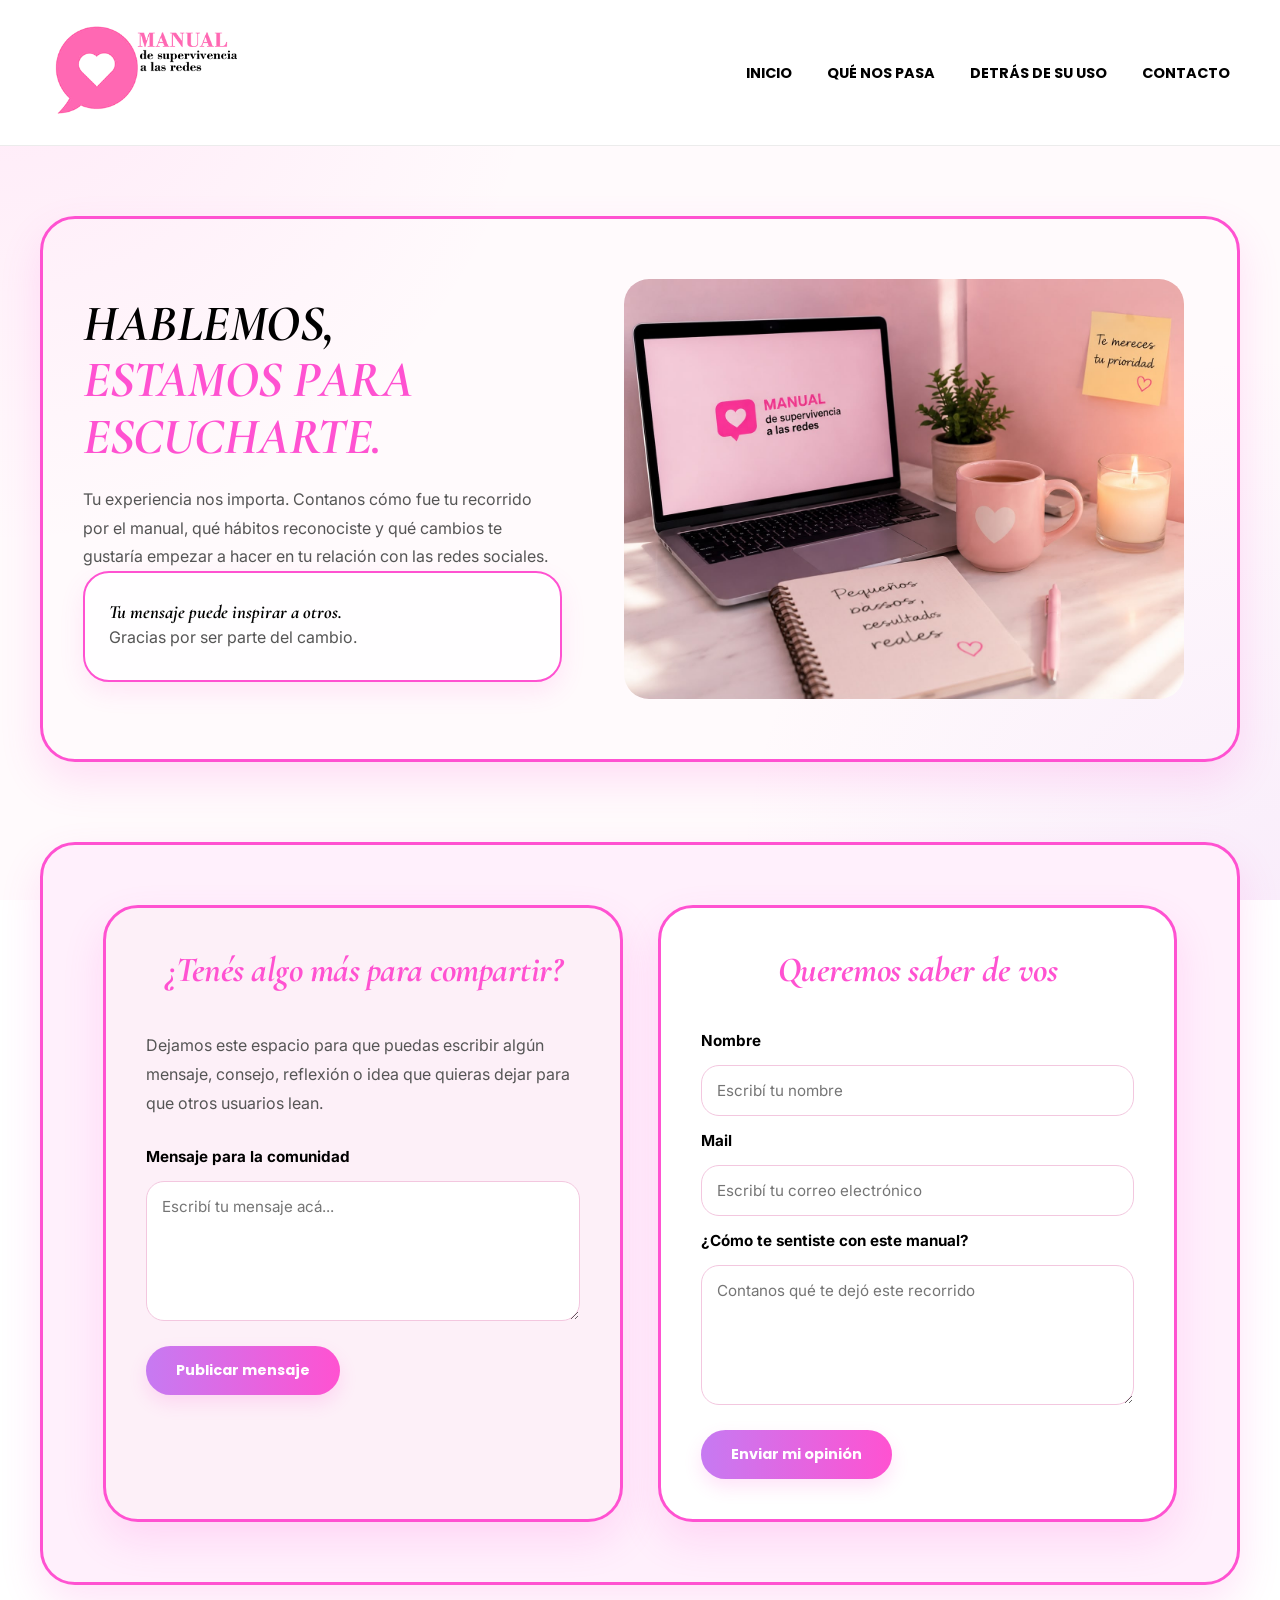
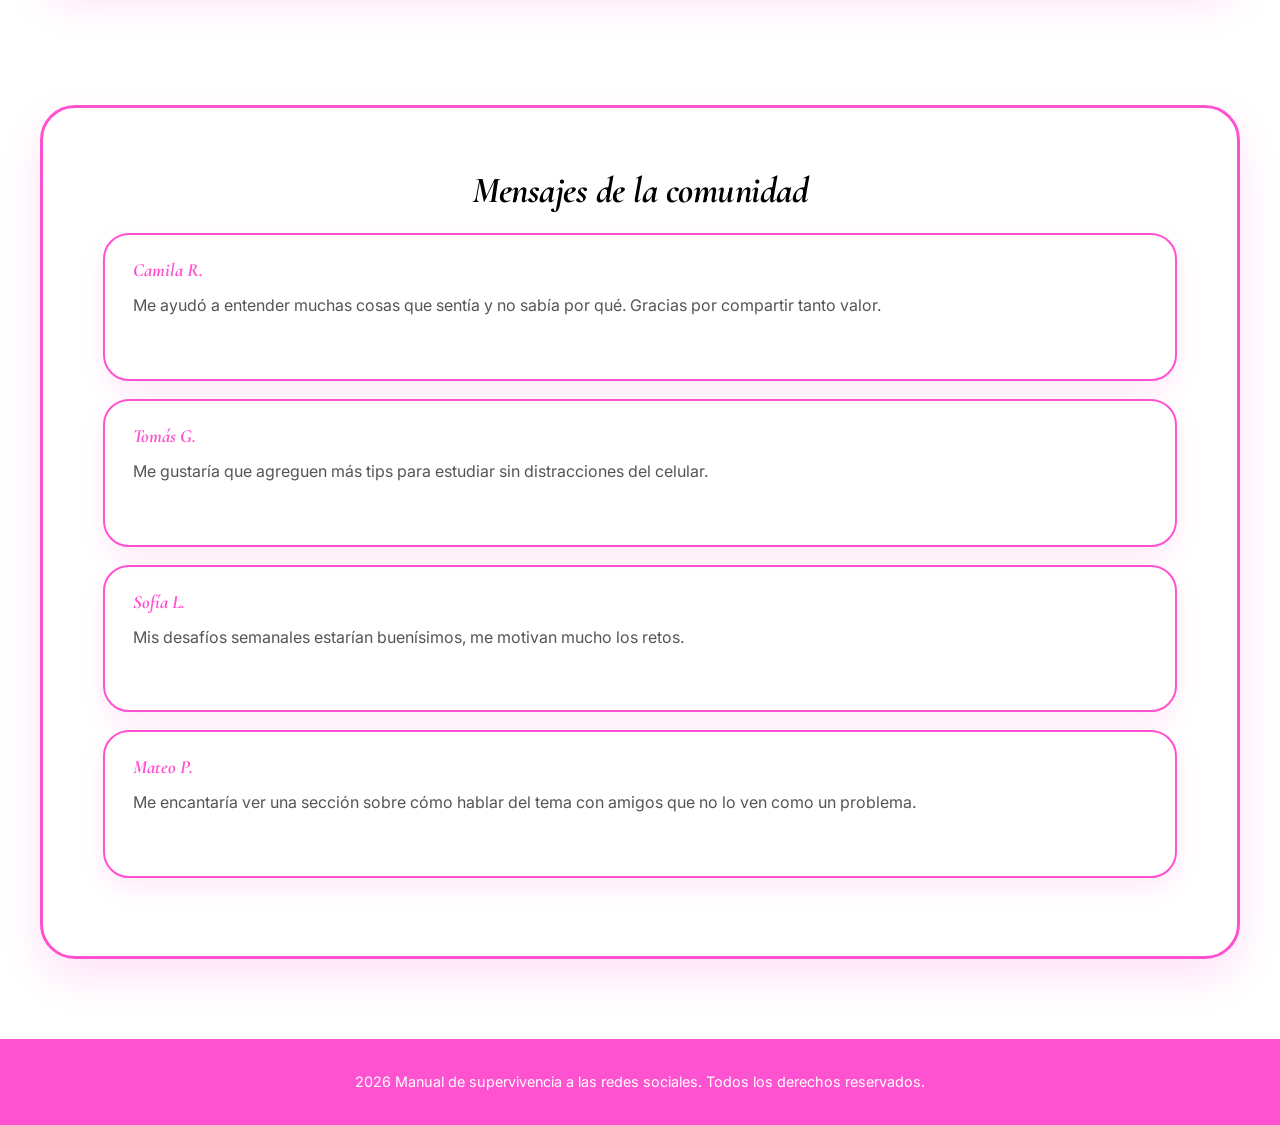
<file: HTML/contacto.html>
<!DOCTYPE html>
<html lang="es">

<head>
    <meta charset="UTF-8">
    <meta name="viewport" content="width=device-width, initial-scale=1.0">
    <title>Contacto | Manual de supervivencia a las redes sociales</title>

<link rel="stylesheet" href="../css/general.css">
    <link rel="stylesheet" href="../css/contacto.css">

<link rel="preconnect" href="https://fonts.googleapis.com">
<link rel="preconnect" href="https://fonts.gstatic.com" crossorigin>

<link href="https://fonts.googleapis.com/css2?family=Cormorant+Garamond:ital,wght@0,600;0,700;1,600;1,700&family=Inter:wght@300;400;500;600&family=Poppins:wght@500;600;700&display=swap" rel="stylesheet">




    
</head>

<body>

    <header>
        <img src="../img/logo.png" alt="Logo del manual de supervivencia a las redes sociales">

        <nav>
            <ul>
                <li><a href="../index.html">INICIO</a></li>
                <li><a href="que_nos_pasa.html">QUÉ NOS PASA</a></li>
                <li><a href="detras_de_su_uso.html">DETRÁS DE SU USO</a></li>
                <li><a href="contacto.html">CONTACTO</a></li>
            </ul>
        </nav>
    </header>

<main class="pagina-centrada">

    <section class="contacto-presentacion">

        <div class="contacto-texto">
            <h1>
                HABLEMOS, <br>
                <strong>ESTAMOS PARA ESCUCHARTE.</strong>
            </h1>

            <p>
                Tu experiencia nos importa. Contanos cómo fue tu recorrido por el manual,
                qué hábitos reconociste y qué cambios te gustaría empezar a hacer en tu
                relación con las redes sociales.
            </p>

            <article class="mensaje-destacado">
                <h3>Tu mensaje puede inspirar a otros.</h3>
                <p>
                    Gracias por ser parte del cambio.
                </p>
            </article>
        </div>
<div class="contacto-imagen">
    <img src="../img/contacto-principal.png" alt="Espacio de reflexión sobre bienestar digital">
</div>


    </section>


  <section class="contacto-bloques">

    <section class="mensaje-comunidad">

        <div class="mensaje-texto">
            <h2>¿Tenés algo más para compartir?</h2>

            <p>
                Dejamos este espacio para que puedas escribir algún mensaje, consejo,
                reflexión o idea que quieras dejar para que otros usuarios lean.
            </p>
        </div>

        <form>
            <label for="mensaje">Mensaje para la comunidad</label>

            <textarea id="mensaje" name="mensaje" placeholder="Escribí tu mensaje acá..."></textarea>

            <button type="submit">Publicar mensaje</button>
        </form>

    </section>


    <section class="formulario-contacto">

        <h2>Queremos saber de vos</h2>

        <form>
            <label for="nombre">Nombre</label>
            <input type="text" id="nombre" name="nombre" placeholder="Escribí tu nombre">

            <label for="mail">Mail</label>
            <input type="email" id="mail" name="mail" placeholder="Escribí tu correo electrónico">

            <label for="sensacion">¿Cómo te sentiste con este manual?</label>
            <textarea id="sensacion" name="sensacion" placeholder="Contanos qué te dejó este recorrido"></textarea>

            <button type="submit">Enviar mi opinión</button>
        </form>

    </section>

</section>


    <section class="mensajes-usuarios">

        <h2>Mensajes de la comunidad</h2>

        <article>
            <h3>Camila R.</h3>

            <p>
                Me ayudó a entender muchas cosas que sentía y no sabía por qué.
                Gracias por compartir tanto valor.
            </p>
        </article>

        <article>
            <h3>Tomás G.</h3>

            <p>
                Me gustaría que agreguen más tips para estudiar sin distracciones
                del celular.
            </p>
        </article>

        <article>
            <h3>Sofía L.</h3>

            <p>
                Mis desafíos semanales estarían buenísimos, me motivan mucho los retos.
            </p>
        </article>

        <article>
            <h3>Mateo P.</h3>

            <p>
                Me encantaría ver una sección sobre cómo hablar del tema con amigos
                que no lo ven como un problema.
            </p>
        </article>

    </section>

</main>


    <footer>
        <p>2026 Manual de supervivencia a las redes sociales. Todos los derechos reservados.</p>
    </footer>

</body>

</html>
</file>
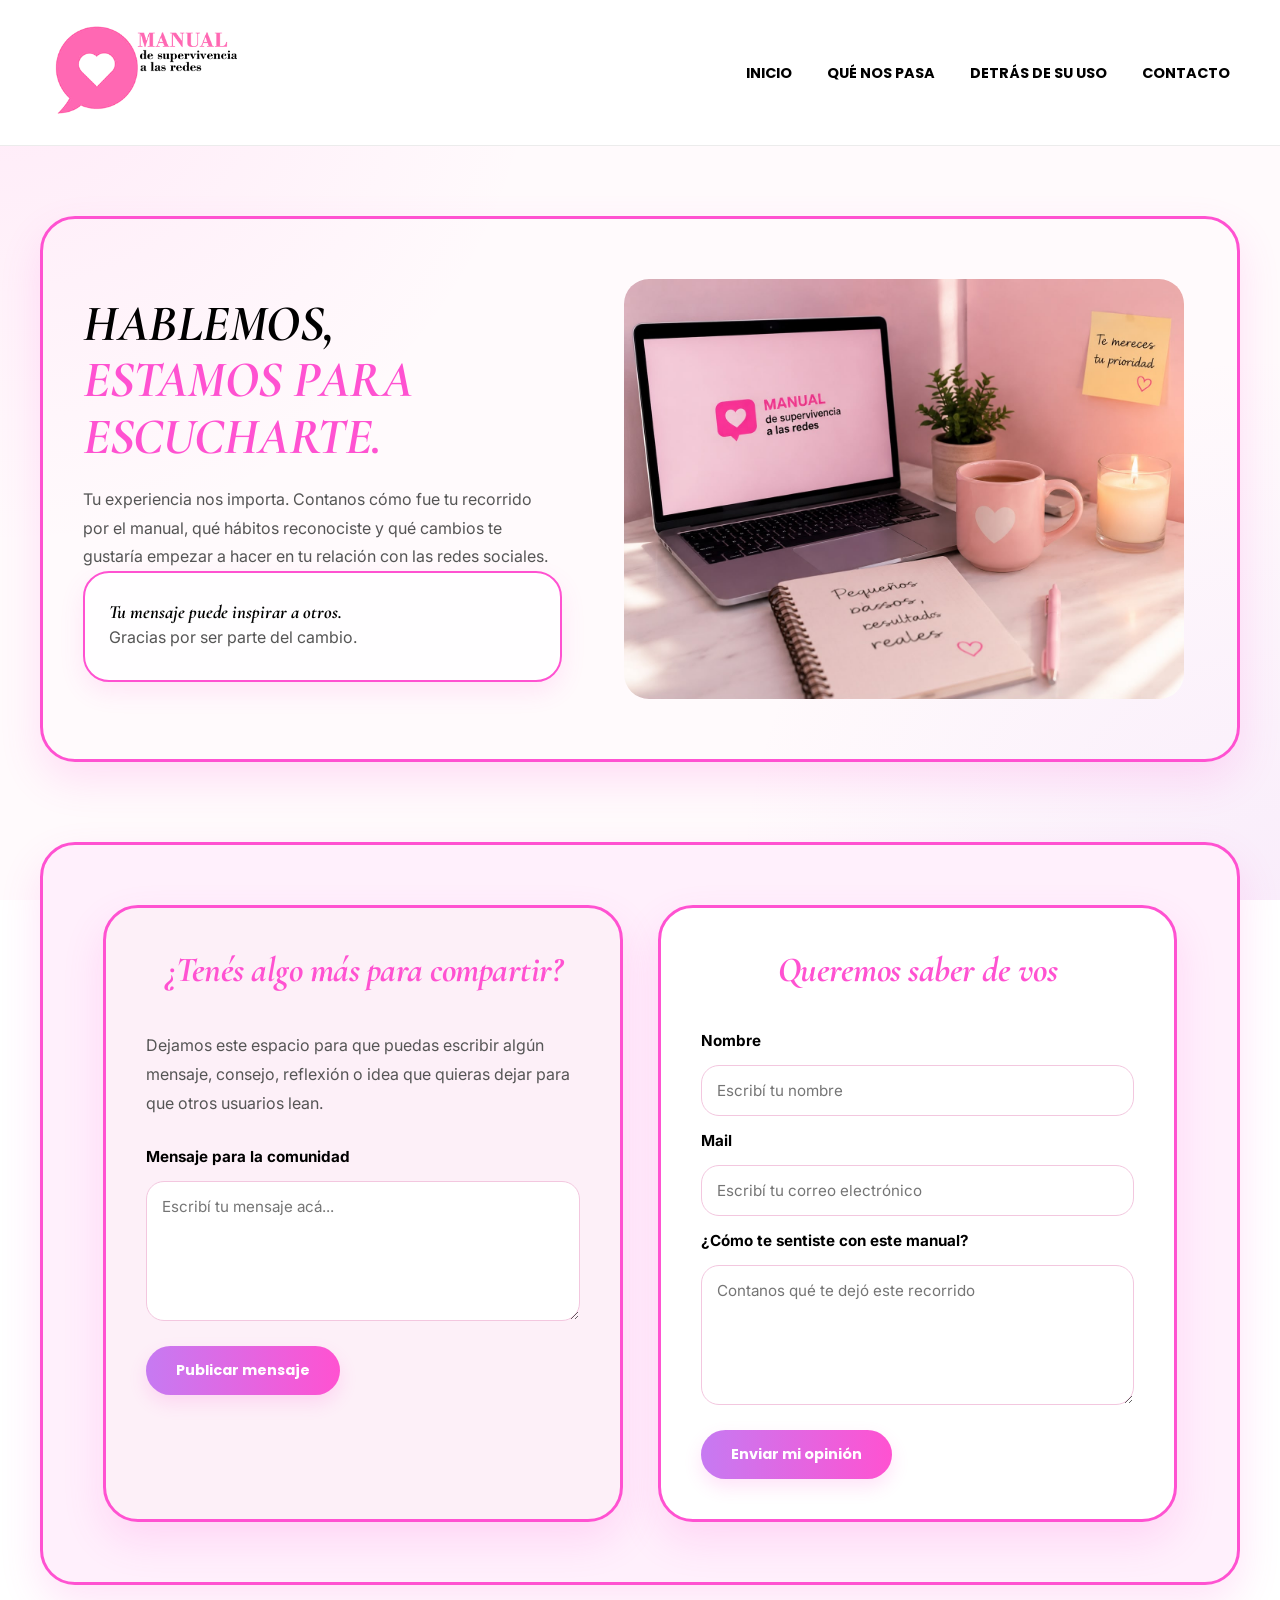
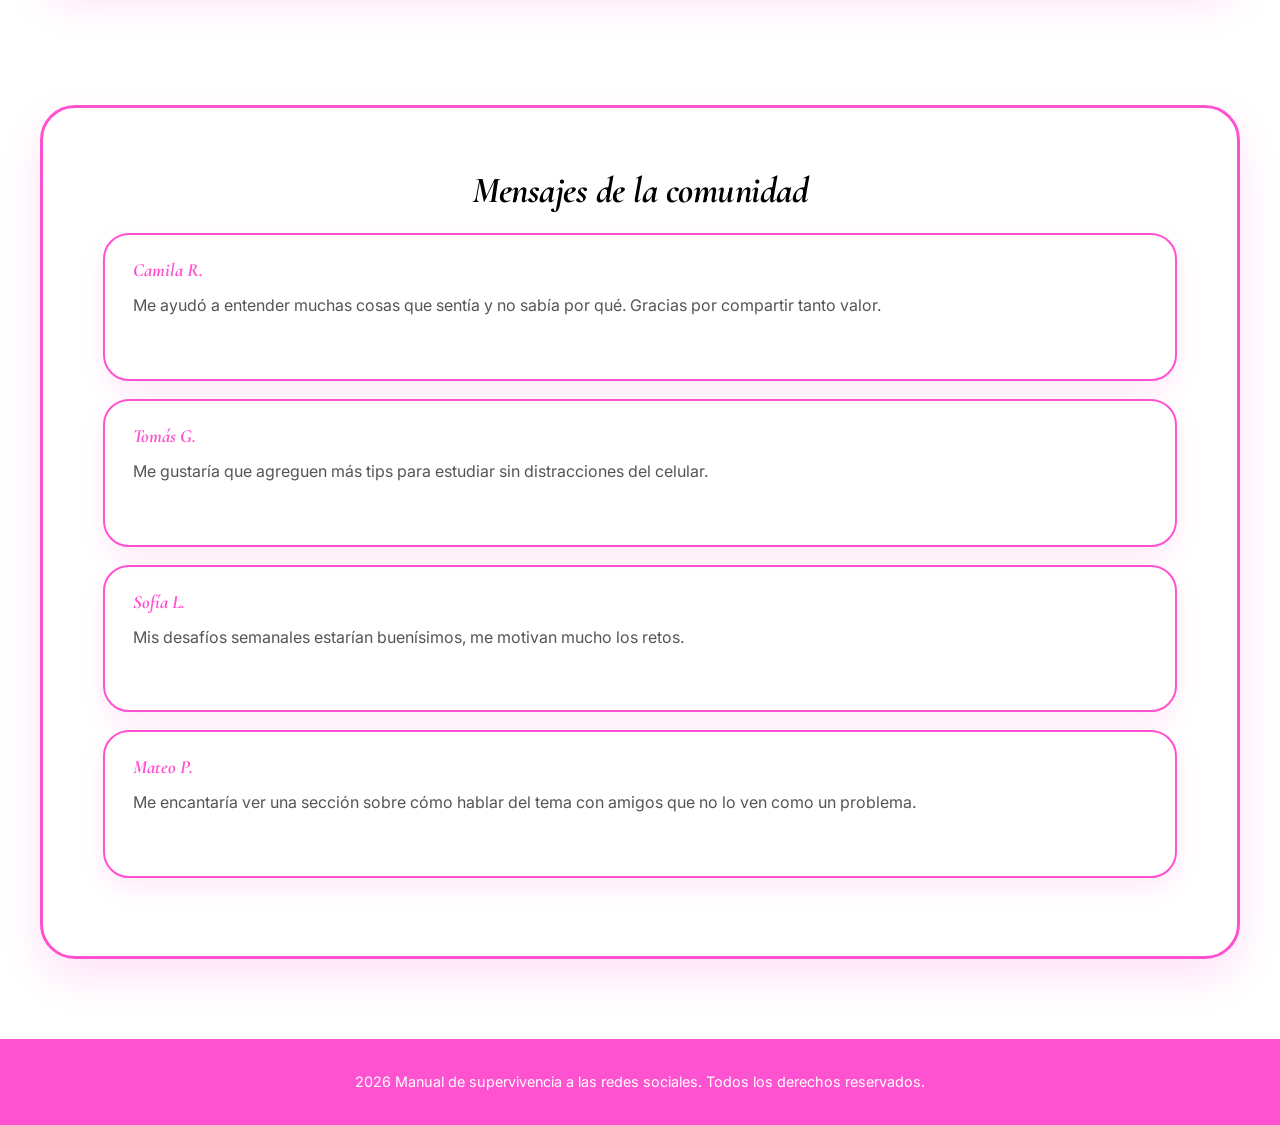
<file: html/contacto.html>
<!DOCTYPE html>
<html lang="es">

<head>
    <meta charset="UTF-8">
    <meta name="viewport" content="width=device-width, initial-scale=1.0">
    <title>Contacto | Manual de supervivencia a las redes sociales</title>

<link rel="stylesheet" href="../css/general.css">
    <link rel="stylesheet" href="../css/contacto.css">

<link rel="preconnect" href="https://fonts.googleapis.com">
<link rel="preconnect" href="https://fonts.gstatic.com" crossorigin>

<link href="https://fonts.googleapis.com/css2?family=Cormorant+Garamond:ital,wght@0,600;0,700;1,600;1,700&family=Inter:wght@300;400;500;600&family=Poppins:wght@500;600;700&display=swap" rel="stylesheet">




    
</head>

<body>

    <header>
        <img src="../img/logo.png" alt="Logo del manual de supervivencia a las redes sociales">

        <nav>
            <ul>
                <li><a href="../index.html">INICIO</a></li>
                <li><a href="que_nos_pasa.html">QUÉ NOS PASA</a></li>
                <li><a href="detras_de_su_uso.html">DETRÁS DE SU USO</a></li>
                <li><a href="contacto.html">CONTACTO</a></li>
            </ul>
        </nav>
    </header>

<main class="pagina-centrada">

    <section class="contacto-presentacion">

        <div class="contacto-texto">
            <h1>
                HABLEMOS, <br>
                <strong>ESTAMOS PARA ESCUCHARTE.</strong>
            </h1>

            <p>
                Tu experiencia nos importa. Contanos cómo fue tu recorrido por el manual,
                qué hábitos reconociste y qué cambios te gustaría empezar a hacer en tu
                relación con las redes sociales.
            </p>

            <article class="mensaje-destacado">
                <h3>Tu mensaje puede inspirar a otros.</h3>
                <p>
                    Gracias por ser parte del cambio.
                </p>
            </article>
        </div>
<div class="contacto-imagen">
    <img src="../img/contacto-principal.png" alt="Espacio de reflexión sobre bienestar digital">
</div>


    </section>


  <section class="contacto-bloques">

    <section class="mensaje-comunidad">

        <div class="mensaje-texto">
            <h2>¿Tenés algo más para compartir?</h2>

            <p>
                Dejamos este espacio para que puedas escribir algún mensaje, consejo,
                reflexión o idea que quieras dejar para que otros usuarios lean.
            </p>
        </div>

        <form>
            <label for="mensaje">Mensaje para la comunidad</label>

            <textarea id="mensaje" name="mensaje" placeholder="Escribí tu mensaje acá..."></textarea>

            <button type="submit">Publicar mensaje</button>
        </form>

    </section>


    <section class="formulario-contacto">

        <h2>Queremos saber de vos</h2>

        <form>
            <label for="nombre">Nombre</label>
            <input type="text" id="nombre" name="nombre" placeholder="Escribí tu nombre">

            <label for="mail">Mail</label>
            <input type="email" id="mail" name="mail" placeholder="Escribí tu correo electrónico">

            <label for="sensacion">¿Cómo te sentiste con este manual?</label>
            <textarea id="sensacion" name="sensacion" placeholder="Contanos qué te dejó este recorrido"></textarea>

            <button type="submit">Enviar mi opinión</button>
        </form>

    </section>

</section>


    <section class="mensajes-usuarios">

        <h2>Mensajes de la comunidad</h2>

        <article>
            <h3>Camila R.</h3>

            <p>
                Me ayudó a entender muchas cosas que sentía y no sabía por qué.
                Gracias por compartir tanto valor.
            </p>
        </article>

        <article>
            <h3>Tomás G.</h3>

            <p>
                Me gustaría que agreguen más tips para estudiar sin distracciones
                del celular.
            </p>
        </article>

        <article>
            <h3>Sofía L.</h3>

            <p>
                Mis desafíos semanales estarían buenísimos, me motivan mucho los retos.
            </p>
        </article>

        <article>
            <h3>Mateo P.</h3>

            <p>
                Me encantaría ver una sección sobre cómo hablar del tema con amigos
                que no lo ven como un problema.
            </p>
        </article>

    </section>

</main>


    <footer>
        <p>2026 Manual de supervivencia a las redes sociales. Todos los derechos reservados.</p>
    </footer>

</body>

</html>
</file>
<file: css/general.css>
/* ============================= */
/* RESET */
/* ============================= */

*{
    margin: 0;
    padding: 0;
    box-sizing: border-box;
}


/* ============================= */
/* VARIABLES GENERALES */
/* ============================= */

:root{
    --rosa-principal: #ff52d1;
    --rosa-suave: #da6eb0;
    --rosa-medio: #ebb7d1;
    --rosa-fondo:#df2284ea;
    --rosa-borde: #f3c7df;

    --violeta-boton: #c67af2;
    --violeta-hover: #b33fa0;

    --blanco: #ffffff;

    --texto-principal: #1f1f1f;
    --texto-secundario: #555555;

    --sombra-suave: 0 10px 30px rgba(0, 0, 0, 0.05);
    --sombra-rosa: 0 12px 30px rgba(209, 4, 154, 0.418);
}


/* ============================= */
/* BODY */
/* ============================= */

body{
    background-color: (--rosa-fondo);

    font-family: 'Inter', Arial, Helvetica, sans-serif;

    color: (--texto-principal);

    overflow-x: hidden;
}


/* FONDO GENERAL SUAVE */

body::before{
    content: "";

    position: fixed;

    inset: 0;

    z-index: -1;

    background:
        radial-gradient(circle at top left, rgba(255, 82, 209, 0.10), transparent 35%),
        radial-gradient(circle at bottom right, rgba(198, 122, 242, 0.10), transparent 35%),
        #fffafc;
}


/* ============================= */
/* CONTENEDOR GENERAL */
/* ============================= */

main{
    max-width: 1600px;

    margin: auto;
}


/* ============================= */
/* TIPOGRAFIAS */
/* ============================= */

h1,
h2{
    font-family: 'Cormorant Garamond', serif;

    font-weight: 700;

    font-style: italic;

    letter-spacing: -0.5px;

    color: (--texto-principal);
}


h3,
h4{
    font-family: 'Cormorant Garamond', serif;

    font-weight: 700;

    font-style: italic;

    color:(--texto-principal);
}


p,
li,
label,
input,
textarea{
    font-family: 'Inter', Arial, Helvetica, sans-serif;

    color: var(--texto-secundario);
}


p{
    font-size: 1rem;

    line-height: 1.8;
}


strong{
    color: var(--rosa-principal);
}


/* ============================= */
/* HEADER */
/* ============================= */

header{
    display: flex;

    justify-content: space-between;

    align-items: center;

    padding: 24px 50px;

    background-color: rgba(255, 255, 255, 0.94);

    border-bottom: 1px solid #f0e3ea;
}


/* LOGO */

header img{
    width: 190px;

    height: auto;

    display: block;
}


/* ============================= */
/* NAV */
/* ============================= */

nav ul{
    display: flex;

    gap: 35px;

    list-style: none;
}


nav a{
    text-decoration: none;

    color: var(--texto-principal);

    font-family: 'Poppins', Arial, Helvetica, sans-serif;

    font-size: 0.9rem;

    font-weight: 600;

    transition: 0.3s;
}


nav a:hover{
    color: var(--rosa-principal);
}


/* ============================= */
/* BOTONES */
/* ============================= */

.boton-descubri,
.boton,
button{
    display: inline-block;

    background: linear-gradient(90deg, #c67af2, #ff52d1);

    color: white;

    border: none;

    padding: 14px 28px;

    border-radius: 999px;

    text-decoration: none;

    font-family: 'Poppins', Arial, Helvetica, sans-serif;

    font-size: 0.9rem;

    font-weight: 600;

    cursor: pointer;

    box-shadow: 0 8px 18px rgba(255, 82, 209, 0.16);

    transition: 0.3s ease;
}


.boton-descubri:hover,
.boton:hover,
button:hover{
    transform: translateY(-2px);

    opacity: 0.95;
}


/* ============================= */
/* FONDOS GENERALES */
/* ============================= */

.fondo-claro{
    background-color: var(--rosa-fondo);
}


.fondo-blanco{
    background-color: var(--blanco);
}


.fondo-rosa{
    background-color: var(--rosa-medio);
}


.fondo-rosa-suave{
    background-color: var(--rosa-suave);
}


/* ============================= */
/* BLOQUES GENERALES */
/* ============================= */

.bloque-suave{
    background-color: var(--rosa-suave);

    border: 1px solid var(--rosa-borde);

    border-radius: 28px;

    box-shadow: var(--sombra-suave);

    padding: 50px 40px;
}


.bloque-blanco{
    background-color: var(--blanco);

    border: 1px solid #f1e3eb;

    border-radius: 28px;

    box-shadow: var(--sombra-suave);

    padding: 50px 40px;
}


.bloque-redondeado{
    border-radius: 35px;

    margin-left: 50px;

    margin-right: 50px;
}


/* ============================= */
/* CARDS GENERALES */
/* ============================= */

article{
    border-radius: 28px;
}


.card{
    background-color: white;

    border: 1px solid #f2d8e6;

    border-radius: 24px;

    box-shadow: 0 8px 22px rgba(0, 0, 0, 0.04);

    padding: 28px 24px;

    transition: 0.3s ease;
}


.card:hover{
    transform: (-4px);

    box-shadow: 0 12px 30px rgba(255, 82, 209, 0.10);
}


.card h3{
    margin-bottom: 12px;
}


.card p{
    color: #5c5c5c;
}


/* ============================= */
/* IMAGENES GENERALES */
/* ============================= */

img{
    max-width: 100%;

    height: auto;
}


/* ============================= */
/* FORMULARIOS GENERALES */
/* ============================= */

input,
textarea{
    border: 1px solid var(--rosa-borde);

    border-radius: 18px;

    padding: 14px 16px;

    font-family: 'Inter', Arial, Helvetica, sans-serif;

    outline: none;

    background-color: white;
}


input:focus,
textarea:focus{
    border: 1px solid var(--rosa-principal);
}


label{
    font-weight: 600;

    color: var(--texto-principal);
}


/* ============================= */
/* FOOTER */
/* ============================= */

footer{
    background-color: var(--rosa-principal);

    color: white;

    text-align: center;

    padding: 30px;

    margin-top: 80px;
}


footer p{
    color: white;

    font-size: 0.9rem;
}
/* ============================= */
/* CARDS CON BORDE ROSA */
/* ============================= */

article{
    background-color: white;
    border: 2px solid #ff52d1;
    border-radius: 24px;
    box-shadow: 0 8px 20px rgba(255, 82, 209, 0.08);
    padding: 28px 24px;
    transition: 0.3s ease;
}


article:hover{
    transform: translateY(-4px);
    box-shadow: 0 12px 24px rgba(255, 82, 209, 0.15);
}
/* ============================= */
/* SECCIONES MAS ANCHAS */
/* ============================= */

section{
    width: 100%;
}


main{
    max-width: 1600px;
    margin: auto;
}
/* ============================= */
/* BLOQUES GRANDES */
/* ============================= */

.bloque-ancho{
    margin-left: 40px;
    margin-right: 40px;
    padding: 60px 50px;
    border-radius: 35px;
}
/* ============================= */
/* CARDS CON BORDE ROSA */
/* ============================= */

article{
    background-color: white;
    border: 2px solid #ff52d1;
    border-radius: 24px;
    box-shadow: 0 8px 20px rgba(255, 82, 209, 0.08);
    padding: 28px 24px;
    transition: 0.3s ease;
}


article:hover{
    transform: translateY(-4px);
    box-shadow: 0 12px 24px rgba(255, 82, 209, 0.15);
}


/* ============================= */
/* BLOQUES GRANDES */
/* ============================= */

.bloque-ancho{
    margin-left: 40px;
    margin-right: 40px;
    padding: 60px 50px;
    border-radius: 35px;
}


/* ============================= */
/* BORDES FUCSIAS GENERALES */
/* ============================= */

section,
aside,
article{
    box-sizing: border-box;
}


/* TARJETAS / CUADRADOS CHICOS */

article{
    background-color: rgba(255, 255, 255, 0.82) !important;

    border: 2px solid #ff52d1 !important;

    border-radius: 26px !important;

    box-shadow: 0 10px 25px rgba(255, 82, 209, 0.12) !important;
}


/* CONTENEDORES GRANDES */

.intro,
.hero-que-nos-pasa,
.intro-detras,
.motivos-detras,
.impacto-detras,
.senales-detras,
.recordatorio-detras,
.cambios-detras,
.cierre-detras,
.experiencias,
.senales-que-nos-pasa,
.bloque-conciencia,
.cta-que-nos-pasa,
.contacto-presentacion,
.contacto-bloques,
.mensajes-usuarios,
.formulario-contacto,
.mensaje-comunidad{
    border: 3px solid #ff52d1 !important;

    border-radius: 35px !important;

    box-shadow: 0 18px 40px rgba(255, 82, 209, 0.16) !important;

    box-sizing: border-box !important;
}
/* ============================= */
/* CONTENEDOR FINAL / CTA */
/* ============================= */

.cta-que-nos-pasa,
.siguiente-paso,
main > section:last-child{
    border: 3px solid #ff52d1 !important;
    border-radius: 35px !important;

    background: rgba(255, 255, 255, 0.65) !important;

    box-shadow: 0 18px 40px rgba(255, 82, 209, 0.16) !important;

    box-sizing: border-box !important;
}
</file>
<file: css/contacto.css>
/* ============================= */
/* RESET */
/* ============================= */

*{
    margin: 0;
    padding: 0;
    box-sizing: border-box;
}


/* ============================= */
/* BODY */
/* ============================= */

body{
    background-color: white;
    font-family: Arial, Helvetica, sans-serif;
    color: black;
    overflow-x: hidden;
}


main{
    max-width: 1600px;
    margin: auto;
}


/* ============================= */
/* HEADER */
/* ============================= */

header{
    display: flex;
    justify-content: space-between;
    align-items: center;

    padding: 25px 50px;

    background-color: white;
    border-bottom: 1px solid #ececec;
}


/* LOGO */

header img{
    width: 190px;
    height: auto;
    display: block;
}


/* ============================= */
/* NAV */
/* ============================= */

nav ul{
    display: flex;
    gap: 35px;

    list-style: none;
}


nav a{
    text-decoration: none;
    color: black;

    font-size: 0.9rem;
    font-weight: bold;

    transition: 0.3s;
}


nav a:hover{
    color: #ff52d1;
}


/* ============================= */
/* BLOQUES FORMULARIOS CONTACTO */
/* ============================= */

.contacto-bloques{
    display: flex;
    justify-content: space-between;
    align-items: stretch;

    gap: 40px;

    padding: 60px 50px;
}


/* BLOQUE IZQUIERDO */

.mensaje-comunidad{
    width: 50%;

    margin: 0;

    padding: 50px;

    background-color: #fdf0f8;

    border: 1px solid #f3c7df;

    border-radius: 30px;

    box-shadow: 0 10px 30px rgba(0,0,0,0.05);
}


.mensaje-comunidad h2{
    font-size: 2.4rem;

    margin-bottom: 20px;

    color: black;
}


.mensaje-comunidad p{
    font-size: 1rem;

    line-height: 1.8;

    color: #555;

    margin-bottom: 30px;
}


/* BLOQUE DERECHO */

.formulario-contacto{
    width: 50%;

    margin: 0;

    padding: 50px;

    background-color: white;

    border: 1px solid #f3c7df;

    border-radius: 30px;

    box-shadow: 0 10px 30px rgba(0,0,0,0.05);
}


.formulario-contacto h2{
    font-size: 2.4rem;

    margin-bottom: 30px;

    color: #ff52d1;
}


/* FORMULARIOS */

.contacto-bloques form{
    display: flex;

    flex-direction: column;

    gap: 15px;
}


.contacto-bloques label{
    font-weight: bold;

    color: black;
}


.contacto-bloques input,
.contacto-bloques textarea{
    width: 100%;

    padding: 15px;

    border: 1px solid #f3c7df;

    border-radius: 18px;

    font-family: 'Inter', Arial, sans-serif;

    background-color: white;
}


.contacto-bloques textarea{
    min-height: 140px;

    resize: vertical;
}


.contacto-bloques button{
    margin-top: 10px;

    align-self: flex-start;
}


/* ============================= */
/* FORMULARIO DE CONTACTO */
/* ============================= */

main > section:nth-child(2){
    max-width: 900px;

    margin: 0 auto 80px auto;

    padding: 60px;

    background-color: #fff0fc;

    border: 1px solid #ffd6f3;

    border-radius: 35px;
}


main > section:nth-child(2) h2{
    text-align: center;

    font-size: 2.2rem;

    margin-bottom: 40px;

    color: #ff52d1;
}


form{
    display: flex;

    flex-direction: column;

    gap: 18px;
}


label{
    font-size: 0.95rem;

    font-weight: bold;

    color: black;
}


input,
textarea{
    width: 100%;

    padding: 15px 18px;

    border: 1px solid #ffd6f3;

    border-radius: 18px;

    font-family: Arial, Helvetica, sans-serif;

    font-size: 0.95rem;

    outline: none;

    background-color: white;
}


textarea{
    min-height: 140px;

    resize: vertical;
}


input:focus,
textarea:focus{
    border: 1px solid #ff52d1;
}


/* BOTONES */

button{
    align-self: flex-start;

    background-color: #c67af2;

    color: white;

    border: none;

    padding: 14px 30px;

    border-radius: 40px;

    font-weight: bold;

    cursor: pointer;

    transition: 0.3s;
}


button:hover{
    background-color: #ff52d1;
}


/* ============================= */
/* MENSAJE PARA LA COMUNIDAD */
/* ============================= */

main > section:nth-child(3){
    margin: 0 80px 80px 80px;

    padding: 60px;

    border-radius: 35px;

    background: linear-gradient(90deg, #fff0fc, #f4e6ff);

    border: 1px solid #ffd6f3;
}


main > section:nth-child(3) h2{
    font-size: 2.3rem;

    margin-bottom: 20px;

    color: black;
}


main > section:nth-child(3) p{
    max-width: 800px;

    font-size: 1rem;
    line-height: 1.8;

    color: #555;

    margin-bottom: 35px;
}


/* ============================= */
/* MENSAJES DE LA COMUNIDAD */
/* ============================= */

main > section:nth-child(4){
    padding: 80px;

    text-align: center;
}


main > section:nth-child(4) h2{
    font-size: 2.3rem;

    margin-bottom: 50px;

    color: black;
}


main > section:nth-child(4) article{
    display: inline-block;
    vertical-align: top;

    width: 30%;

    min-height: 250px;

    background-color: white;

    border: 1px solid #ffd6f3;

    border-radius: 28px;

    padding: 35px 30px;

    margin: 0 1.4% 30px 1.4%;

    text-align: left;

    transition: 0.3s;
}


main > section:nth-child(4) article:hover{
    transform: translateY(-8px);

    box-shadow: 0 15px 35px rgba(255, 82, 209, 0.15);
}


main > section:nth-child(4) article h3{
    font-size: 1.1rem;
    line-height: 1.4;

    color: #ff52d1;

    margin-bottom: 18px;
}


main > section:nth-child(4) article p{
    font-size: 0.95rem;
    line-height: 1.7;

    color: #555;
}


/* ============================= */
/* ASIDE */
/* ============================= */

aside{
    background-color: #fff0fc;

    border: 1px solid #ffd6f3;

    margin: 0 80px 80px 80px;

    padding: 60px;

    border-radius: 35px;

    text-align: center;
}


aside h2{
    max-width: 800px;

    margin: 0 auto 25px auto;

    font-size: 2.3rem;
    line-height: 1.2;

    color: #ff52d1;
}


aside p{
    max-width: 850px;

    margin: auto;

    font-size: 1rem;
    line-height: 1.8;

    color: #555;
}


/* ============================= */
/* FOOTER */
/* ============================= */

footer{
    background-color: #ff52d1;

    color: white;

    text-align: center;

    padding: 30px;

    margin-top: 80px;
}


footer p{
    color: white;

    font-size: 0.9rem;
}

/* ============================= */
/* IMAGEN CONTACTO */
/* ============================= */

.contacto-imagen{
    width: 40%;
}


.contacto-imagen img{
    width: 100%;
    max-width: 520px;
    height: auto;
    display: block;
    margin: auto;
    border-radius: 25px;
}
/* ============================= */
/* IMAGEN CONTACTO */
/* ============================= */

.contacto-imagen{
    width: 40%;
}


.contacto-imagen img{
    width: 100%;
    max-width: 520px;
    height: auto;
    display: block;
    margin: auto;
    border-radius: 25px;
}
/* ============================= */
/* CONTACTO PRESENTACION */
/* ============================= */

.contacto-presentacion{
    display: flex;
    justify-content: space-between;
    align-items: center;

    gap: 50px;

    padding: 60px 50px 40px 50px;

    text-align: left;
}


/* TEXTO IZQUIERDA */

.contacto-texto{
    width: 42%;
}


.contacto-texto h1{
    font-size: 3.2rem;
    line-height: 1.1;

    margin-bottom: 20px;

    color: black;
}


.contacto-texto h1 strong{
    color: #ff52d1;
}


.contacto-texto p{
    font-size: 1rem;
    line-height: 1.8;

    color: #555;

    max-width: 520px;
}


/* IMAGEN DERECHA */

.contacto-imagen{
    width: 58%;
}


.contacto-imagen img{
    width: 100%;
    max-width: 650px;
    height: auto;

    display: block;
    margin-left: auto;

    border-radius: 25px;
}
/* ============================= */
/* AJUSTE GENERAL CONTACTO */
/* ============================= */

.contacto-presentacion,
.contacto-bloques,
.mensajes-usuarios{
    max-width: 1200px;
    margin-left: auto;
    margin-right: auto;
}


/* ============================= */
/* PRESENTACION CONTACTO */
/* ============================= */

.contacto-presentacion{
    display: flex;
    justify-content: space-between;
    align-items: center;

    gap: 50px;
    margin-top: 70px;

    padding: 60px 40px;
}


.contacto-texto{
    width: 45%;
}


.contacto-imagen{
    width: 55%;
}


.contacto-imagen img{
    width: 100%;
    max-width: 560px;
    height: auto;
    display: block;
    margin-left: auto;
    border-radius: 25px;
}


/* ============================= */
/* FORMULARIO + COMPARTIR */
/* ============================= */

.contacto-bloques{
    display: flex;
    justify-content: space-between;
    align-items: stretch;

    gap: 35px;

    padding: 50px 40px;
}


.mensaje-comunidad,
.formulario-contacto{
    width: 50%;
    margin: 0;
    padding: 40px;

    border-radius: 30px;
}


/* ============================= */
/* MENSAJES DE LA COMUNIDAD */
/* ============================= */

.mensajes-usuarios{
    max-width: 1200px;

    margin: 40px auto 80px auto;

    padding: 50px 40px;

    background-color: #fdf0f8;

    border: 1px solid #f3c7df;

    border-radius: 30px;

    box-shadow: 0 10px 30px rgba(0,0,0,0.05);
}


.mensajes-usuarios h2{
    text-align: center;

    margin-bottom: 35px;

    color: black;
}


.mensajes-usuarios article{
    width: 100%;

    margin: 0 0 18px 0;

    background-color: white;

    border: 2px solid #ff52d1;

    border-radius: 22px;

    padding: 24px 28px;
}


.mensajes-usuarios article h3{
    color: #ff52d1;

    margin-bottom: 10px;
}


.mensajes-usuarios article p{
    color: #555;

    line-height: 1.7;
}
/* ============================= */
/* BAJAR BLOQUE COMPLETO CONTACTO */
/* ============================= */

.contacto-bloques{
    margin-top: 80px !important;
    margin-bottom: 120px !important;
}
/* ============================= */
/* FORZAR CENTRADO FINAL */
/* ============================= */

.mensajes-usuarios,
.contacto-bloques,
.contacto-presentacion {
    margin-left: auto !important;
    margin-right: auto !important;
    max-width: 1200px !important;
}
</file>
